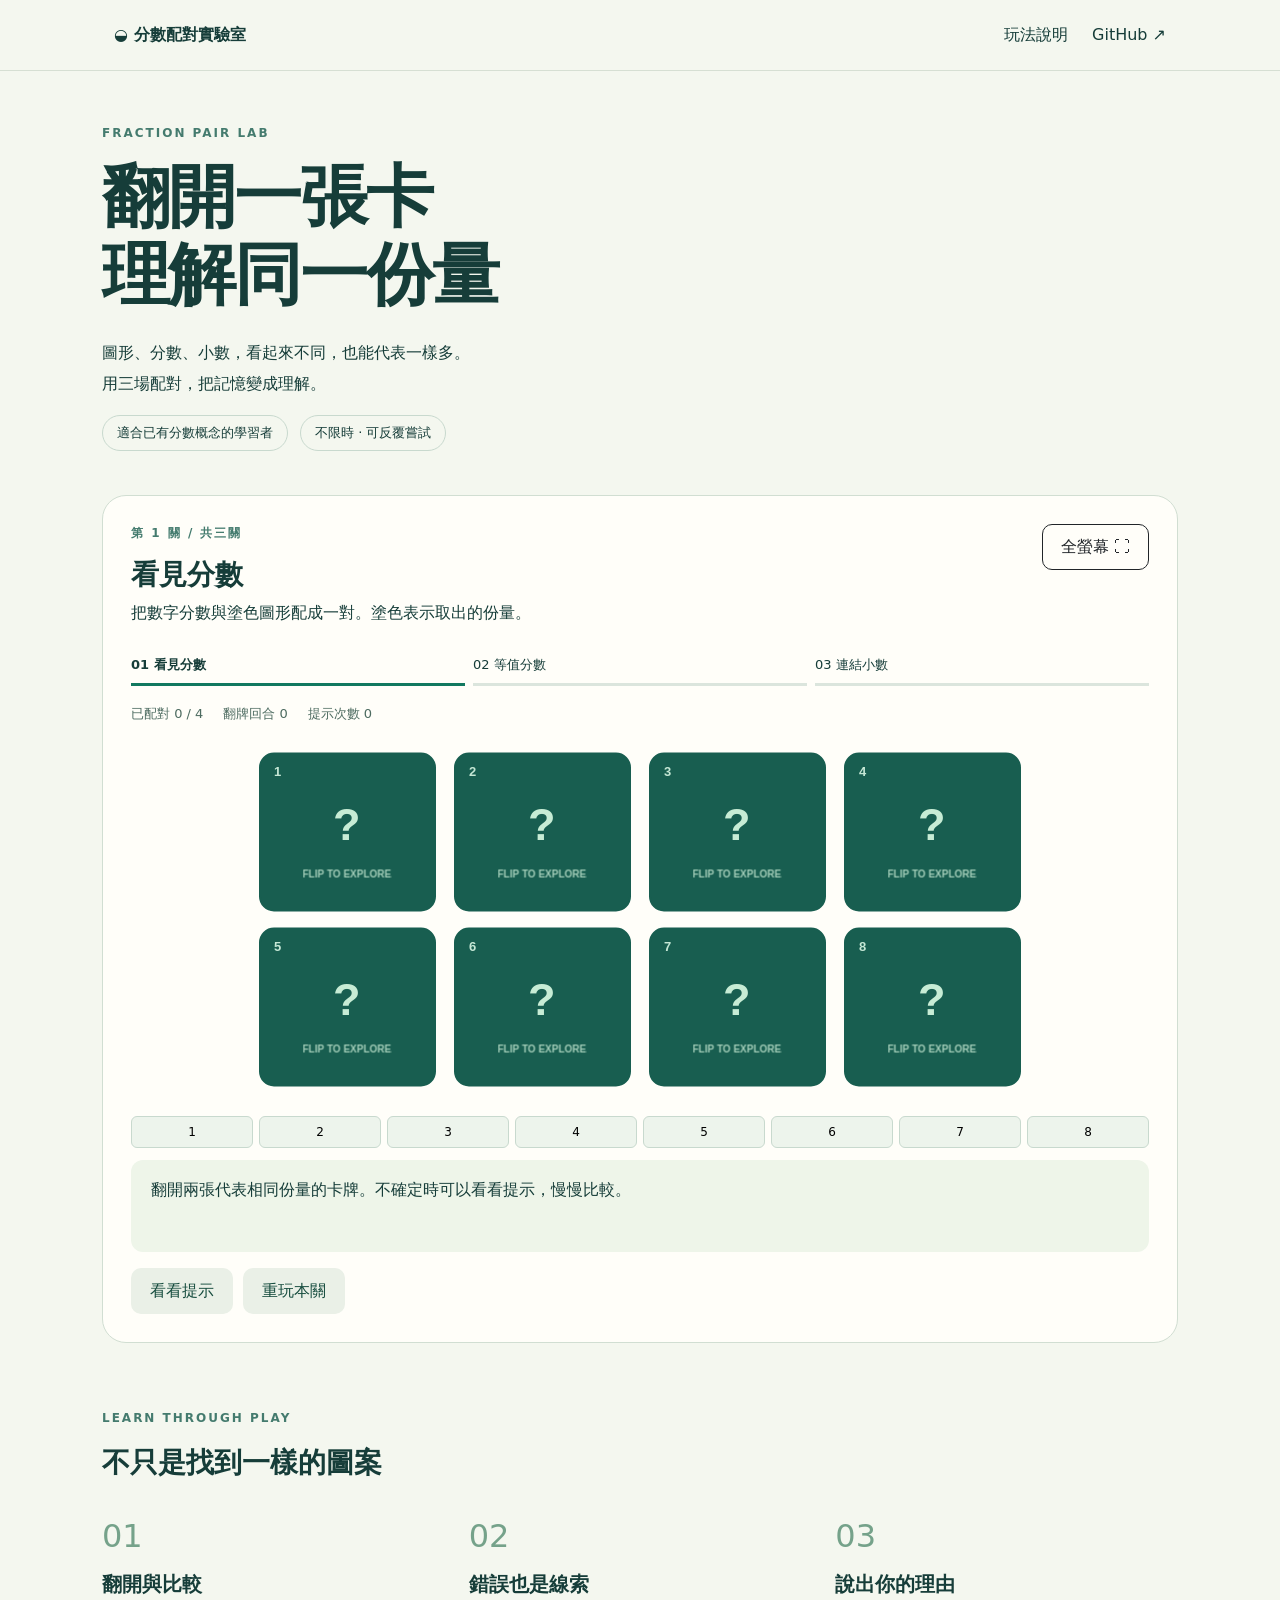
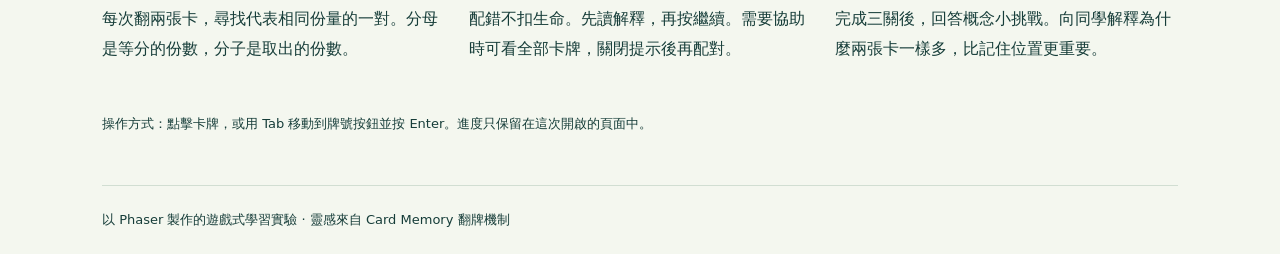
<file: games/fraction/index.html>
<!doctype html>
<html lang="zh-Hant"><head><meta charset="utf-8"><meta name="viewport" content="width=device-width, initial-scale=1"><meta name="description" content="用翻牌理解分數、等值分數與小數的 Phaser 遊戲式學習實驗室"><title>分數配對實驗室 · Fraction Pair Lab</title><link rel="icon" href="icon.svg"><link href="https://cdn.jsdelivr.net/npm/bootstrap@5.3.8/dist/css/bootstrap.min.css" rel="stylesheet"><link href="styles.css?v=2" rel="stylesheet"><script src="../../vendor/phaser.min.js" defer></script><script src="game.js?v=2" defer></script></head>
<body><header><nav aria-label="主導覽"><a class="brand" href="#">◒ 分數配對實驗室</a><a href="#how">玩法說明</a><a href="https://github.com/sean9112/fraction-pair-lab" target="_blank" rel="noreferrer">GitHub ↗</a></nav></header>
<main class="container"><section class="intro"><p class="eyebrow">FRACTION PAIR LAB</p><h1>翻開一張卡<br>理解同一份量</h1><p>圖形、分數、小數，看起來不同，也能代表一樣多。<br>用三場配對，把記憶變成理解。</p><div class="intro-tags"><span>適合已有分數概念的學習者</span><span>不限時 · 可反覆嘗試</span></div></section>
<section id="play" class="play-panel" aria-label="分數配對遊戲"><div class="panel-head"><div><p class="eyebrow" id="stage-label">第一關 / 共三關</p><h2 id="stage-title">看見分數</h2><p id="objective"></p></div><button id="fullscreen" class="btn btn-outline-dark">全螢幕 ⛶</button></div>
<div class="stage-track" aria-label="學習路線"><span id="step-0">01 看見分數</span><span id="step-1">02 等值分數</span><span id="step-2">03 連結小數</span></div>
<div class="hud"><span id="pairs">已配對 0 / 4</span><span id="moves">翻牌回合 0</span><span id="hints">提示次數 0</span></div><div id="board" aria-label="翻牌區"></div><div id="accessible-cards" class="keyboard-cards" aria-label="鍵盤翻牌按鈕"></div>
<div class="feedback" id="feedback" role="status" aria-live="polite"></div><div class="controls"><button id="continue" class="btn primary" hidden>繼續配對</button><button id="next" class="btn primary" hidden>前往下一關 →</button><button id="hint" class="btn secondary">看看提示</button><button id="restart" class="btn secondary">重玩本關</button></div>
<div id="review" hidden><h3>把理解帶走</h3><p>先不靠卡牌位置，用三題小挑戰檢查自己的理解。</p><div id="questions"></div><p id="summary" role="status"></p><button id="again" class="btn primary">從第一關再玩一次</button></div></section>
<section id="how" class="how"><p class="eyebrow">LEARN THROUGH PLAY</p><h2>不只是找到一樣的圖案</h2><div class="row g-4"><article class="col-md-4"><span class="number">01</span><h3>翻開與比較</h3><p>每次翻兩張卡，尋找代表相同份量的一對。分母是等分的份數，分子是取出的份數。</p></article><article class="col-md-4"><span class="number">02</span><h3>錯誤也是線索</h3><p>配錯不扣生命。先讀解釋，再按繼續。需要協助時可看全部卡牌，關閉提示後再配對。</p></article><article class="col-md-4"><span class="number">03</span><h3>說出你的理由</h3><p>完成三關後，回答概念小挑戰。向同學解釋為什麼兩張卡一樣多，比記住位置更重要。</p></article></div><p class="keyboard-note">操作方式：點擊卡牌，或用 Tab 移動到牌號按鈕並按 Enter。進度只保留在這次開啟的頁面中。</p></section><footer>以 Phaser 製作的遊戲式學習實驗 · 靈感來自 Card Memory 翻牌機制</footer></main></body></html>
</file>
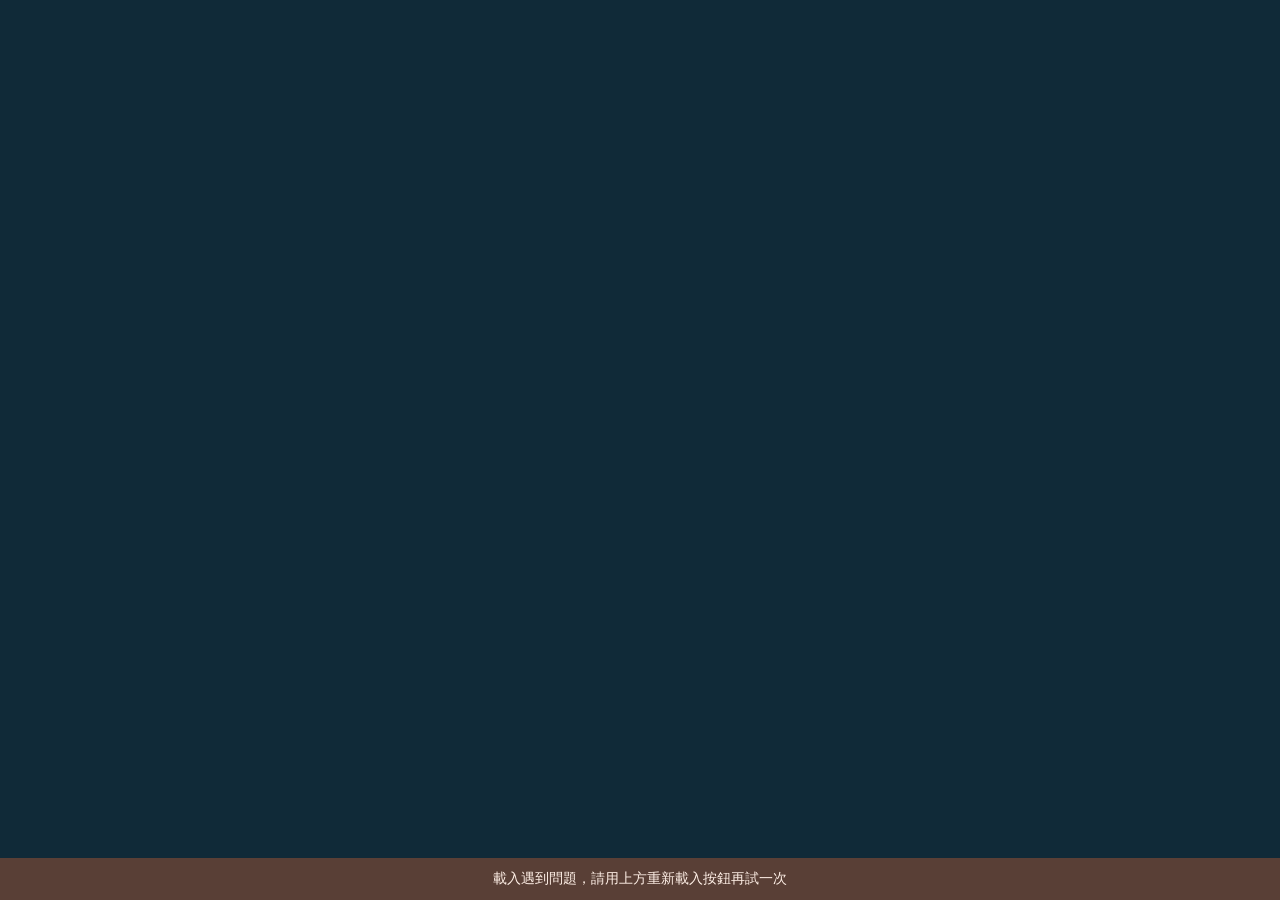
<file: player.html>
<!doctype html>
<html lang="zh-Hant">
<head>
<meta charset="utf-8">
<meta name="viewport" content="width=device-width, initial-scale=1">
<base href="official/">
<title>Phaser 官方遊戲範例</title>
<link rel="stylesheet" href="../player.css">
<script src="../examples.js" defer></script>
<script src="../player.js" defer></script>
</head>
<body><div id="phaser-example"></div><div id="player-message" role="status">正在載入 Phaser 官方遊戲</div></body>
</html>
</file>
<file: games/fraction/styles.css>
* { box-sizing: border-box }
html { scroll-behavior: smooth }
html { scrollbar-gutter: stable }
body { margin: 0 }
body { padding-left: calc(100vw - 100%) }
body { background: #f4f7ef }
body { color: #163d39 }
body { font-family: system-ui, -apple-system, "Noto Sans TC", sans-serif }
header { position: fixed }
header { inset: 0 0 auto }
header { z-index: 20 }
header { background: #f4f7eff5 }
header { border-bottom: 1px solid #d6dfd3 }
nav { max-width: 1100px }
nav { margin: auto }
nav { min-height: 70px }
nav { display: flex }
nav { align-items: center }
nav { gap: 24px }
nav { padding: 12px 24px }
a { color: inherit }
a { text-decoration: none }
.brand { font-weight: 800 }
.brand { margin-right: auto }
main { max-width: 1100px !important }
.intro { padding: 124px 0 44px }
.eyebrow { font-size: 12px }
.eyebrow { letter-spacing: 2px }
.eyebrow { font-weight: 800 }
.eyebrow { color: #447b6e }
h1 { font-size: clamp(40px, 6vw, 68px) }
h1 { font-weight: 800 }
h1 { letter-spacing: -2px }
h1 { line-height: 1.15 }
.intro > p:not(.eyebrow) { line-height: 1.9 }
.intro > p:not(.eyebrow) { margin-top: 24px }
.intro-tags { display: flex }
.intro-tags { flex-wrap: wrap }
.intro-tags { gap: 12px }
.intro-tags span { border: 1px solid #c8d9ce }
.intro-tags span { border-radius: 30px }
.intro-tags span { padding: 7px 14px }
.intro-tags span { font-size: 13px }
.play-panel { background: #fffef9 }
.play-panel { border: 1px solid #d1ded2 }
.play-panel { border-radius: 24px }
.play-panel { padding: 28px }
.play-panel { scroll-margin-top: 90px }
.panel-head { display: flex }
.panel-head { justify-content: space-between }
.panel-head { align-items: flex-start }
.panel-head { gap: 12px }
h2 { font-size: 28px }
h2 { font-weight: 800 }
.panel-head p:last-child { margin: 10px 0 0 }
.stage-track { display: flex }
.stage-track { gap: 8px }
.stage-track { margin: 22px 0 18px }
.stage-track span { flex: 1 }
.stage-track span { border-bottom: 3px solid #dbe5dd }
.stage-track span { padding: 8px 0 }
.stage-track span { font-size: 13px }
.stage-track .active { border-color: #127960 }
.stage-track .active { font-weight: 800 }
.hud { display: flex }
.hud { gap: 20px }
.hud { flex-wrap: wrap }
.hud { font-size: 13px }
.hud { color: #4d6b60 }
#board { width: 100% }
#board { aspect-ratio: 800 / 365 }
#board { height: auto !important }
#board { margin: 16px auto 0 }
#board { max-width: 800px }
#board canvas { display: block }
#board canvas { max-width: 100% }
.keyboard-cards { display: grid }
.keyboard-cards { grid-template-columns: repeat(8, 1fr) }
.keyboard-cards { gap: 6px }
.keyboard-cards { margin: 12px 0 }
.keyboard-cards button { background: #edf4ec }
.keyboard-cards button { border: 1px solid #c8d9ce }
.keyboard-cards button { border-radius: 6px }
.keyboard-cards button { padding: 6px 0 }
.keyboard-cards button { font-size: 12px }
button:focus-visible { outline: 3px solid #d69325 }
button:focus-visible { outline-offset: 3px }
.feedback { background: #eef5e9 }
.feedback { border-radius: 12px }
.feedback { padding: 16px 20px }
.feedback { line-height: 1.8 }
.feedback { min-height: 92px }
.controls { display: flex }
.controls { flex-wrap: wrap }
.controls { gap: 10px }
.controls { margin-top: 16px }
.btn { border-radius: 10px }
.btn { padding: 10px 18px }
.primary { background: #155d4d }
.primary { color: white }
.primary:hover { background: #0c4639 }
.primary:hover { color: white }
.secondary { background: #eaf0e7 }
.secondary { color: #164c3e }
.how { padding: 64px 0 32px }
.how { scroll-margin-top: 90px }
.how h2 { margin-bottom: 32px }
h3 { font-size: 20px }
h3 { font-weight: 700 }
.how p { line-height: 1.9 }
.number { display: block }
.number { font-size: 32px }
.number { color: #75a28a }
.number { margin-bottom: 12px }
.keyboard-note { margin-top: 32px }
.keyboard-note { font-size: 13px }
footer { border-top: 1px solid #d1ded2 }
footer { padding: 24px 0 }
footer { font-size: 13px }
#review { border-top: 1px solid #d1ded2 }
#review { margin-top: 28px }
#review { padding-top: 24px }
.question { padding: 18px 0 }
.question { border-bottom: 1px solid #e2e7df }
.question button { margin: 4px 8px 4px 0 }
.question p { margin: 12px 0 0 }
.play-panel:fullscreen { overflow-y: auto }
.play-panel:fullscreen { border-radius: 0 }
.play-panel:fullscreen #board { max-width: 900px }
body.embedded header, body.embedded .intro, body.embedded .how, body.embedded footer { display: none }
body.embedded main { padding: 8px }
body.embedded .play-panel { padding: 16px }
body.embedded .play-panel { border-radius: 12px }
body.embedded .panel-head h2 { font-size: 23px }
body.embedded .eyebrow { margin-bottom: 6px }
body.embedded #fullscreen { display: none }
@media (max-width: 600px) {
nav { gap: 12px }
nav { font-size: 12px }
nav { padding: 12px }
.play-panel { padding: 16px }
.intro { padding-top: 110px }
.stage-track span { font-size: 11px }
.hud { gap: 12px }
.feedback { padding: 12px }
.keyboard-cards { gap: 4px }
.keyboard-cards button { font-size: 10px }
}
</file>
<file: player.css>
html,body { width:100% }
html,body { height:100% }
html,body { margin:0 }
html,body { overflow:hidden }
body { background:#102a38 }
body { font-family:system-ui,sans-serif }
#phaser-example { position:absolute }
#phaser-example { inset:0 }
canvas { display:block }
canvas { outline:none }
#player-message { position:fixed }
#player-message { top:50% }
#player-message { left:0 }
#player-message { width:100% }
#player-message { color:#c9e5dd }
#player-message { text-align:center }
#player-message { font-size:14px }
#player-message { pointer-events:none }
#player-message.error { top:auto }
#player-message.error { bottom:0 }
#player-message.error { padding:12px 0 }
#player-message.error { background:#593f36 }
#player-message.error { color:#fff0e7 }
</file>
